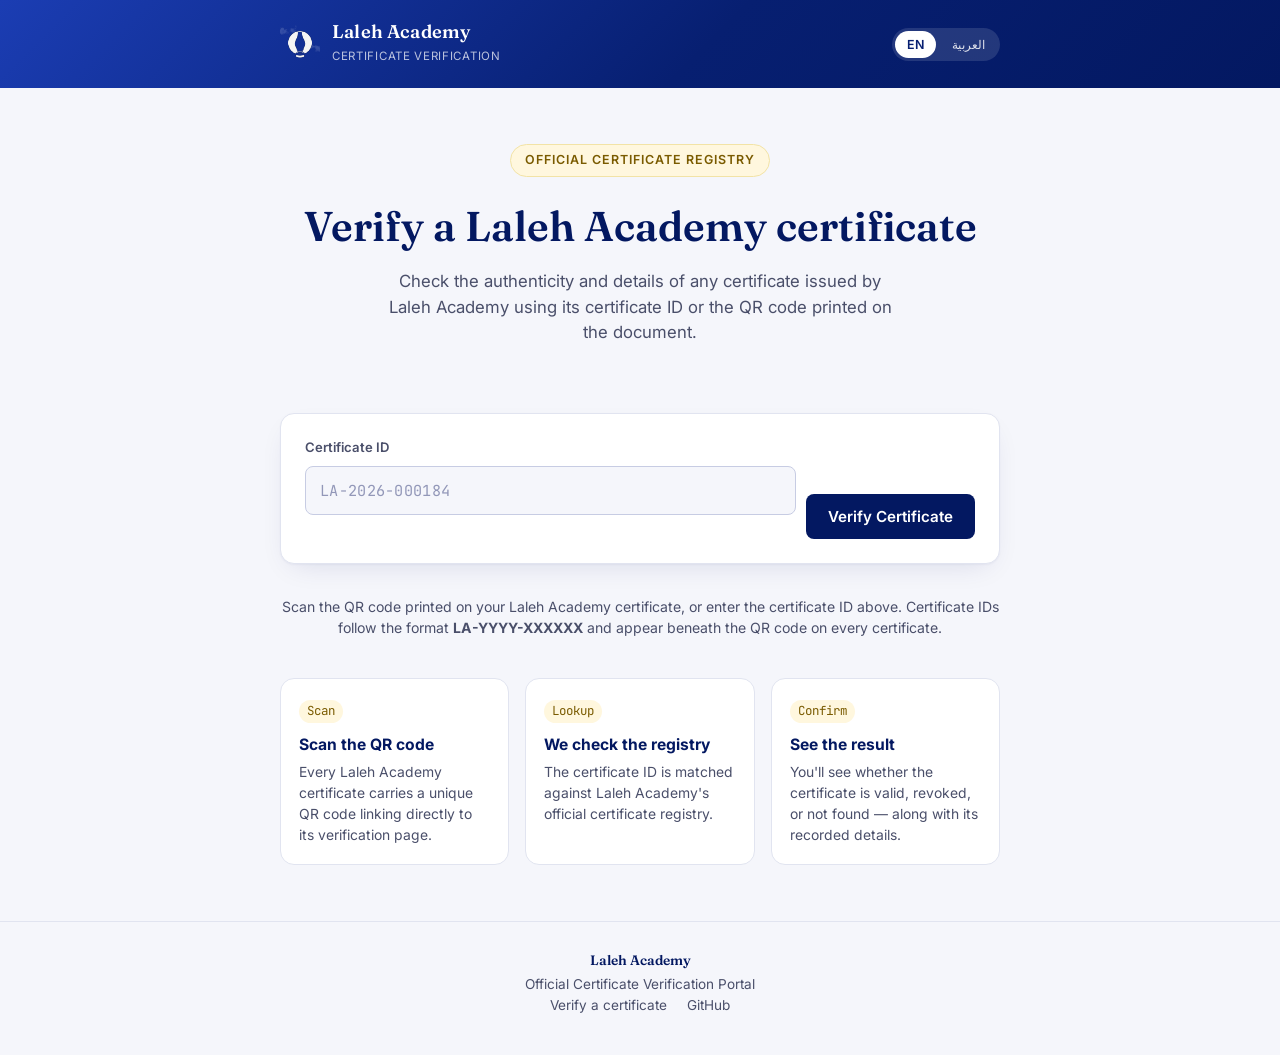
<file: index.html>
<!DOCTYPE html>
<html lang="en" dir="ltr">
<head>
<meta charset="UTF-8">
<meta name="viewport" content="width=device-width, initial-scale=1.0">
<title>Certificate Verification — Laleh Academy</title>
<meta name="description" content="Verify the authenticity of a certificate issued by Laleh Academy using its certificate ID or QR code.">
<link rel="icon" href="assets/logo/logo.svg" type="image/svg+xml">
<link rel="preconnect" href="https://fonts.googleapis.com">
<link href="https://fonts.googleapis.com/css2?family=Fraunces:wght@500;600&family=Inter:wght@400;500;600;700&family=JetBrains+Mono:wght@500&display=swap" rel="stylesheet">
<link rel="stylesheet" href="css/style.css">
</head>
<body>
<a class="skip-link" href="#main">Skip to content</a>

<header class="site-header">
  <div class="site-header__inner">
    <a class="brand" href="/">
      <img class="brand__mark" src="assets/logo/logo.svg" alt="" width="40" height="40">
      <span>
        <span class="brand__name" style="display:block;">Laleh Academy</span>
        <span class="brand__tagline">Certificate Verification</span>
      </span>
    </a>
    <div class="lang-switch" role="group" aria-label="Language">
      <button type="button" aria-pressed="true">EN</button>
      <button type="button" aria-pressed="false" id="arBtn" title="Arabic version in progress">العربية</button>
    </div>
  </div>
</header>

<main id="main">
  <div class="container">
    <section class="hero">
      <span class="hero__eyebrow">Official Certificate Registry</span>
      <h1>Verify a Laleh Academy certificate</h1>
      <p class="lead">Check the authenticity and details of any certificate issued by Laleh Academy using its certificate ID or the QR code printed on the document.</p>
    </section>

    <section class="search-card" aria-labelledby="searchHeading">
      <h2 id="searchHeading" class="visually-hidden">Search by certificate ID</h2>
      <form id="verifyForm" novalidate>
        <div class="search-field">
          <label for="certId">Certificate ID</label>
          <input type="text" id="certId" name="certId" placeholder="LA-2026-000184"
                 autocomplete="off" autocapitalize="characters" spellcheck="false"
                 aria-describedby="certIdError">
          <div class="form-error" id="certIdError" role="alert"></div>
        </div>
        <button type="submit" class="btn btn-primary" style="align-self:flex-end;">
          Verify Certificate
        </button>
      </form>
    </section>

    <p class="hint">Scan the QR code printed on your Laleh Academy certificate, or enter the certificate ID above. Certificate IDs follow the format <strong>LA-YYYY-XXXXXX</strong> and appear beneath the QR code on every certificate.</p>

    <section class="how-it-works" aria-labelledby="howHeading">
      <h2 id="howHeading" class="visually-hidden">How verification works</h2>
      <div class="step">
        <span class="step__num">Scan</span>
        <h3>Scan the QR code</h3>
        <p>Every Laleh Academy certificate carries a unique QR code linking directly to its verification page.</p>
      </div>
      <div class="step">
        <span class="step__num">Lookup</span>
        <h3>We check the registry</h3>
        <p>The certificate ID is matched against Laleh Academy's official certificate registry.</p>
      </div>
      <div class="step">
        <span class="step__num">Confirm</span>
        <h3>See the result</h3>
        <p>You'll see whether the certificate is valid, revoked, or not found — along with its recorded details.</p>
      </div>
    </section>
  </div>
</main>

<footer class="site-footer">
  <div class="container">
    <div class="footer-brand">Laleh Academy</div>
    <div>Official Certificate Verification Portal</div>
    <nav aria-label="Footer">
      <a href="/verify/">Verify a certificate</a>
      <a href="https://github.com/lalehacademy" target="_blank" rel="noopener">GitHub</a>
    </nav>
  </div>
</footer>

<script src="js/utils.js"></script>
<script>
  const form = document.getElementById("verifyForm");
  const input = document.getElementById("certId");
  const err = document.getElementById("certIdError");

  form.addEventListener("submit", (e) => {
    e.preventDefault();
    const raw = input.value.trim();
    if (!raw) {
      err.textContent = "Enter a certificate ID to continue.";
      input.focus();
      return;
    }
    const normalized = LalehUtils.normalizeId(raw);
    if (!normalized) {
      err.textContent = "That doesn't look like a Laleh Academy certificate ID. Expected format: LA-2026-000184.";
      input.focus();
      return;
    }
    err.textContent = "";
    window.location.href = "/verify/?id=" + encodeURIComponent(normalized);
  });

  document.getElementById("arBtn").addEventListener("click", () => {
    alert("العربية — Arabic layout is planned; the site architecture already supports RTL. This build ships English first.");
  });
</script>
</body>
</html>
</file>
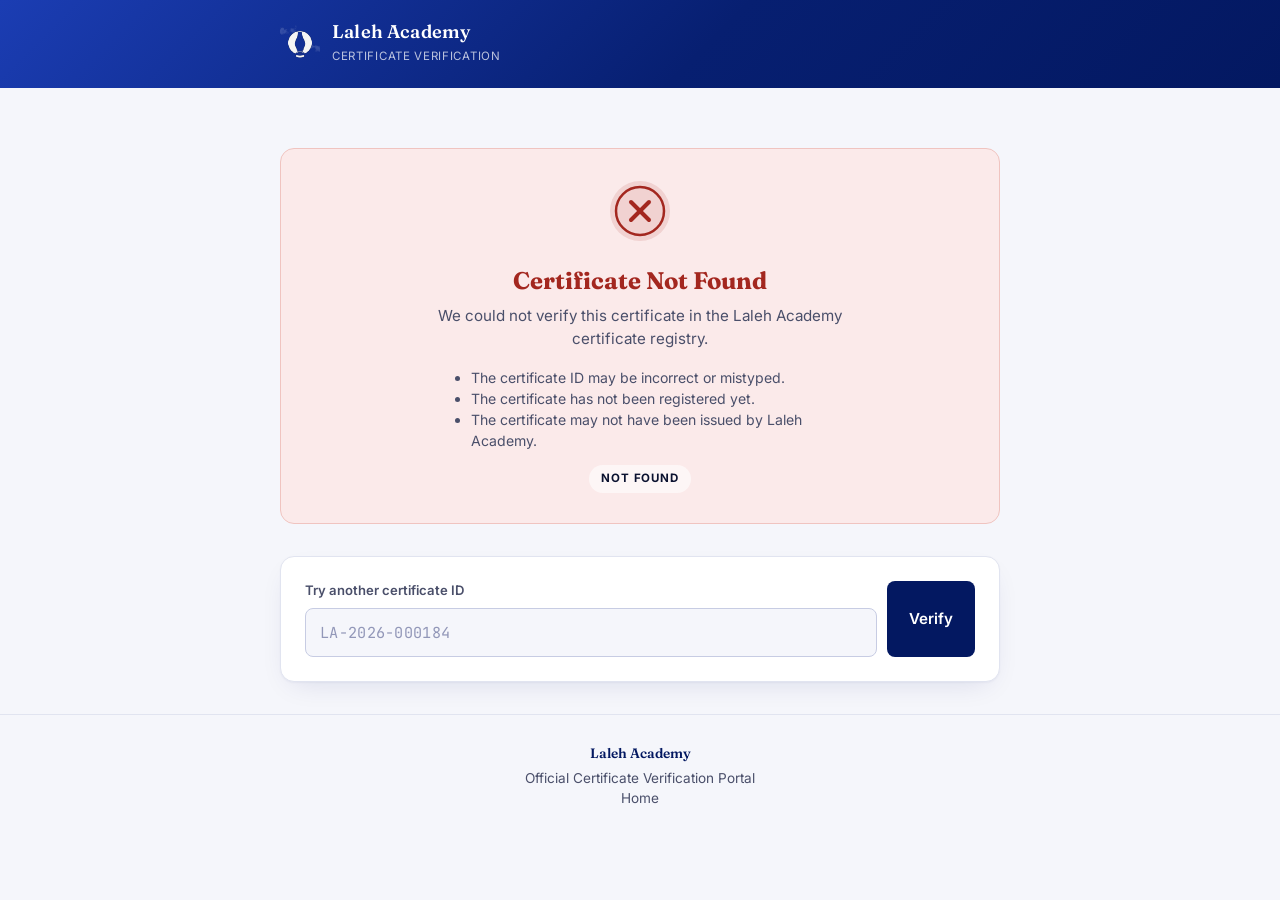
<file: certificates/index.html>
<!DOCTYPE html>
<html lang="en">
<head>
<meta charset="UTF-8">
<meta name="viewport" content="width=device-width, initial-scale=1.0">
<title>Certificate Verification — Laleh Academy</title>
<meta name="robots" content="noindex">
<meta http-equiv="refresh" content="0; url=/verify/">
</head>
<body>
<script>
  // /certificates/ with no ID — send to the search page. If an id ever
  // arrives here via ?cert= (e.g. a bookmarked link from an older build),
  // forward it into the canonical route instead of losing it.
  var cert = new URLSearchParams(window.location.search).get("cert");
  window.location.replace(cert ? "/verify/?id=" + encodeURIComponent(cert) : "/verify/");
</script>
<p><a href="/verify/">Continue to certificate verification</a></p>
</body>
</html>
</file>
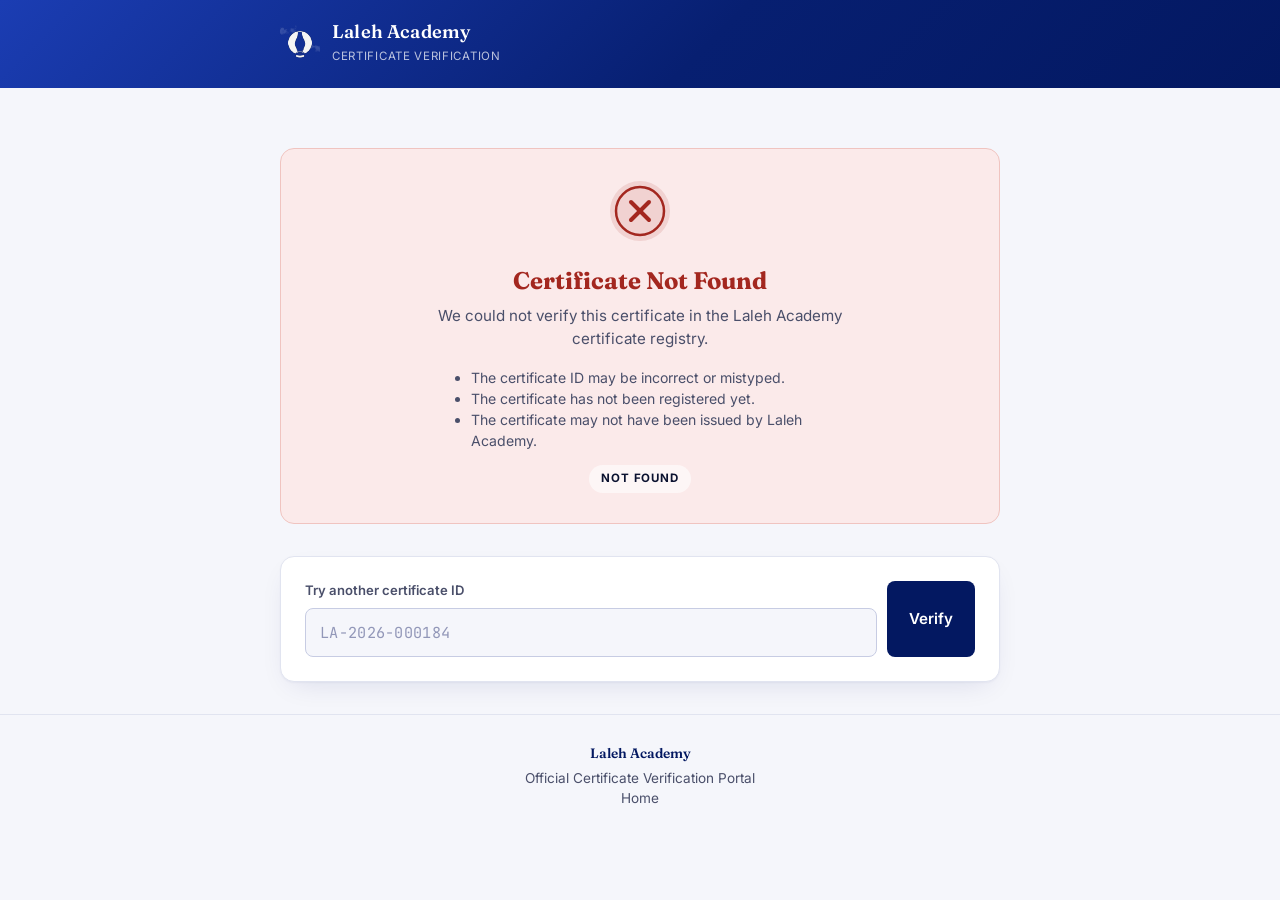
<file: verify/index.html>
<!DOCTYPE html>
<html lang="en" dir="ltr">
<head>
<meta charset="UTF-8">
<meta name="viewport" content="width=device-width, initial-scale=1.0">
<title>Certificate Verification — Laleh Academy</title>
<meta name="robots" content="noindex">
<link rel="icon" href="/assets/logo/logo.svg" type="image/svg+xml">
<link rel="preconnect" href="https://fonts.googleapis.com">
<link href="https://fonts.googleapis.com/css2?family=Fraunces:wght@500;600&family=Inter:wght@400;500;600;700&family=JetBrains+Mono:wght@500&display=swap" rel="stylesheet">
<link rel="stylesheet" href="/css/style.css">
</head>
<body>
<a class="skip-link" href="#main">Skip to content</a>

<header class="site-header">
  <div class="site-header__inner">
    <a class="brand" href="/">
      <img class="brand__mark" src="/assets/logo/logo.svg" alt="" width="40" height="40">
      <span>
        <span class="brand__name" style="display:block;">Laleh Academy</span>
        <span class="brand__tagline">Certificate Verification</span>
      </span>
    </a>
  </div>
</header>

<main id="main">
  <div class="container" style="padding-top: 32px;">
    <div id="verifyRoot"></div>
  </div>
</main>

<footer class="site-footer">
  <div class="container">
    <div class="footer-brand">Laleh Academy</div>
    <div>Official Certificate Verification Portal</div>
    <nav aria-label="Footer">
      <a href="/">Home</a>
    </nav>
  </div>
</footer>

<script src="/js/utils.js"></script>
<script src="/js/verify.js"></script>
</body>
</html>
</file>
<file: css/style.css>
/* ==========================================================================
   Laleh Academy — Certificate Verification Portal
   Design tokens
   ========================================================================== */
:root {
  /* Brand */
  --gold: #F7C41D;
  --gold-ink: #7A5B00;
  --blue-600: #1b3db3;
  --blue-800: #071f71;
  --blue-900: #031861;

  /* Neutrals — cool paper, not the generic warm-cream default */
  --paper: #F5F6FB;
  --card: #FFFFFF;
  --ink: #0B1230;
  --ink-soft: #4A4F6A;
  --border: #E1E4F0;
  --border-strong: #C7CCE3;

  /* Status */
  --ok-bg: #EAF7EE;
  --ok-ink: #1E7F4F;
  --ok-ring: #BEE6CC;
  --warn-bg: #FCF3E3;
  --warn-ink: #93630B;
  --warn-ring: #F1DBA6;
  --bad-bg: #FBEAEA;
  --bad-ink: #A3271F;
  --bad-ring: #F0C4C0;
  --pending-bg: #EEF0FA;
  --pending-ink: #3B4482;
  --pending-ring: #D3D8F2;

  /* Type */
  --font-display: "Fraunces", "Iowan Old Style", "Georgia", serif;
  --font-body: "Inter", -apple-system, "Segoe UI", sans-serif;
  --font-mono: "JetBrains Mono", "SFMono-Regular", Consolas, monospace;

  /* Rhythm */
  --radius: 14px;
  --radius-sm: 8px;
  --shadow-card: 0 1px 2px rgba(3, 24, 97, 0.04), 0 10px 30px -12px rgba(3, 24, 97, 0.14);
  --max-w: 760px;
}

* { box-sizing: border-box; }
html { scroll-behavior: smooth; }

body {
  margin: 0;
  font-family: var(--font-body);
  color: var(--ink);
  background: var(--paper);
  background-image:
    radial-gradient(1200px 480px at 50% -220px, rgba(27, 61, 179, 0.10), transparent 60%);
  background-repeat: no-repeat;
  line-height: 1.5;
  -webkit-font-smoothing: antialiased;
}

img { max-width: 100%; display: block; }
a { color: var(--blue-600); }
a:focus-visible,
button:focus-visible,
input:focus-visible,
[tabindex]:focus-visible {
  outline: 3px solid var(--gold);
  outline-offset: 2px;
  border-radius: 4px;
}

.visually-hidden {
  position: absolute; width: 1px; height: 1px;
  overflow: hidden; clip: rect(0 0 0 0); white-space: nowrap;
}

.skip-link {
  position: absolute; top: -48px; left: 12px;
  background: var(--blue-900); color: #fff;
  padding: 10px 16px; border-radius: var(--radius-sm);
  z-index: 100; transition: top .15s ease;
}
.skip-link:focus { top: 12px; }

/* ---------- Shell ---------- */
.site-header {
  background: linear-gradient(135deg, var(--blue-600), var(--blue-800) 55%, var(--blue-900));
  color: #fff;
}
.site-header__inner {
  max-width: var(--max-w);
  margin: 0 auto;
  padding: 22px 20px;
  display: flex;
  align-items: center;
  gap: 14px;
}
.brand {
  display: flex;
  align-items: center;
  gap: 12px;
  text-decoration: none;
  color: #fff;
}
.brand__mark { width: 40px; height: 40px; flex: none; }
.brand__name {
  font-family: var(--font-display);
  font-weight: 600;
  font-size: 1.15rem;
  letter-spacing: 0.01em;
  line-height: 1.1;
}
.brand__tagline {
  font-size: 0.72rem;
  color: rgba(255,255,255,0.72);
  letter-spacing: 0.06em;
  text-transform: uppercase;
}

.lang-switch {
  margin-inline-start: auto;
  display: flex;
  gap: 4px;
  background: rgba(255,255,255,0.12);
  border-radius: 999px;
  padding: 3px;
}
.lang-switch button {
  border: none;
  background: transparent;
  color: rgba(255,255,255,0.85);
  font-size: 0.78rem;
  padding: 6px 12px;
  border-radius: 999px;
  cursor: pointer;
  font-family: var(--font-body);
}
.lang-switch button[aria-pressed="true"] {
  background: #fff;
  color: var(--blue-800);
  font-weight: 600;
}

main { display: block; }

.container {
  max-width: var(--max-w);
  margin: 0 auto;
  padding: 0 20px;
}

/* ---------- Hero (homepage) ---------- */
.hero {
  padding: 56px 0 36px;
  text-align: center;
}
.hero__eyebrow {
  display: inline-flex;
  align-items: center;
  gap: 8px;
  font-size: 0.78rem;
  font-weight: 600;
  letter-spacing: 0.08em;
  text-transform: uppercase;
  color: var(--gold-ink);
  background: #FFF7DE;
  border: 1px solid #F2E3A6;
  padding: 6px 14px;
  border-radius: 999px;
  margin-bottom: 18px;
}
.hero h1 {
  font-family: var(--font-display);
  font-size: clamp(1.9rem, 5vw, 2.6rem);
  font-weight: 600;
  margin: 0 0 12px;
  color: var(--blue-900);
}
.hero p.lead {
  color: var(--ink-soft);
  font-size: 1.05rem;
  max-width: 46ch;
  margin: 0 auto;
}

.search-card {
  background: var(--card);
  border: 1px solid var(--border);
  border-radius: var(--radius);
  box-shadow: var(--shadow-card);
  padding: 24px;
  margin: 32px 0;
}
.search-card form {
  display: flex;
  gap: 10px;
  flex-wrap: wrap;
}
.search-card label {
  display: block;
  font-size: 0.82rem;
  font-weight: 600;
  color: var(--ink-soft);
  margin-bottom: 8px;
  text-align: start;
}
.search-field { flex: 1 1 240px; }
.search-card input[type="text"] {
  width: 100%;
  padding: 13px 14px;
  border: 1.5px solid var(--border-strong);
  border-radius: var(--radius-sm);
  font-family: var(--font-mono);
  font-size: 0.95rem;
  letter-spacing: 0.02em;
  background: var(--paper);
  color: var(--ink);
}
.search-card input[type="text"]::placeholder { color: #9297B8; }
.search-card input[type="text"]:focus { border-color: var(--blue-600); background: #fff; }

.btn {
  font-family: var(--font-body);
  font-weight: 600;
  font-size: 0.95rem;
  border: none;
  border-radius: var(--radius-sm);
  padding: 13px 22px;
  cursor: pointer;
  display: inline-flex;
  align-items: center;
  gap: 8px;
  justify-content: center;
  text-decoration: none;
}
.btn-primary {
  background: var(--blue-900);
  color: #fff;
}
.btn-primary:hover { background: var(--blue-800); }
.btn-gold {
  background: var(--gold);
  color: var(--blue-900);
}
.btn-gold:hover { filter: brightness(0.97); }
.btn-ghost {
  background: transparent;
  color: var(--blue-800);
  border: 1.5px solid var(--border-strong);
}
.form-error {
  color: var(--bad-ink);
  font-size: 0.85rem;
  margin-top: 8px;
  min-height: 1.2em;
}

.hint {
  color: var(--ink-soft);
  font-size: 0.88rem;
  text-align: center;
}

.how-it-works {
  display: grid;
  grid-template-columns: repeat(3, 1fr);
  gap: 16px;
  margin: 40px 0 56px;
}
.how-it-works .step {
  background: var(--card);
  border: 1px solid var(--border);
  border-radius: var(--radius);
  padding: 18px;
}
.how-it-works .step__num {
  font-family: var(--font-mono);
  font-size: 0.78rem;
  color: var(--gold-ink);
  background: #FFF7DE;
  display: inline-block;
  padding: 2px 8px;
  border-radius: 999px;
  margin-bottom: 10px;
}
.how-it-works h3 {
  font-size: 0.98rem;
  margin: 0 0 6px;
  color: var(--blue-900);
}
.how-it-works p {
  font-size: 0.87rem;
  color: var(--ink-soft);
  margin: 0;
}

@media (max-width: 640px) {
  .how-it-works { grid-template-columns: 1fr; }
}

/* ---------- Verification status band ---------- */
.status-band {
  border-radius: var(--radius);
  padding: 30px 26px;
  text-align: center;
  margin: 28px 0 20px;
  border: 1px solid;
}
.status-band--ok      { background: var(--ok-bg);      border-color: var(--ok-ring);      }
.status-band--warn    { background: var(--warn-bg);    border-color: var(--warn-ring);    }
.status-band--bad     { background: var(--bad-bg);     border-color: var(--bad-ring);     }
.status-band--pending { background: var(--pending-bg); border-color: var(--pending-ring); }

.status-seal {
  width: 64px; height: 64px;
  margin: 0 auto 14px;
}

.status-band h2 {
  font-family: var(--font-display);
  font-size: 1.5rem;
  margin: 0 0 6px;
}
.status-band--ok h2      { color: var(--ok-ink); }
.status-band--warn h2    { color: var(--warn-ink); }
.status-band--bad h2     { color: var(--bad-ink); }
.status-band--pending h2 { color: var(--pending-ink); }

.status-band p {
  margin: 0 auto;
  max-width: 46ch;
  color: var(--ink-soft);
  font-size: 0.95rem;
}
.status-band .status-tag {
  display: inline-block;
  margin-top: 14px;
  font-size: 0.72rem;
  font-weight: 700;
  letter-spacing: 0.07em;
  text-transform: uppercase;
  padding: 5px 12px;
  border-radius: 999px;
  background: rgba(255,255,255,0.6);
}

.reasons {
  text-align: start;
  max-width: 42ch;
  margin: 16px auto 0;
  font-size: 0.88rem;
  color: var(--ink-soft);
  padding-inline-start: 20px;
}

/* ---------- Loading state ---------- */
.loading {
  text-align: center;
  padding: 60px 0;
  color: var(--ink-soft);
}
.spinner {
  width: 34px; height: 34px;
  margin: 0 auto 14px;
  border-radius: 50%;
  border: 3px solid var(--border);
  border-top-color: var(--blue-600);
  animation: spin 0.8s linear infinite;
}
@media (prefers-reduced-motion: reduce) {
  .spinner { animation: none; }
}
@keyframes spin { to { transform: rotate(360deg); } }

/* ---------- Credential card ---------- */
.cred-card {
  background: var(--card);
  border: 1px solid var(--border);
  border-radius: var(--radius);
  box-shadow: var(--shadow-card);
  overflow: hidden;
  margin-bottom: 20px;
}
.cred-card__header {
  padding: 18px 22px;
  border-bottom: 1px solid var(--border);
  display: flex;
  align-items: baseline;
  justify-content: space-between;
  gap: 12px;
  flex-wrap: wrap;
}
.cred-card__header h3 {
  font-family: var(--font-display);
  font-size: 1.05rem;
  margin: 0;
  color: var(--blue-900);
}
.cred-card__id {
  font-family: var(--font-mono);
  font-size: 0.82rem;
  color: var(--ink-soft);
  background: var(--paper);
  padding: 4px 10px;
  border-radius: 999px;
  border: 1px solid var(--border);
}

.cred-grid {
  display: grid;
  grid-template-columns: 1fr 1fr;
  gap: 0;
}
.cred-item {
  padding: 16px 22px;
  border-bottom: 1px solid var(--border);
}
.cred-item:nth-last-child(-n+2) { border-bottom: none; }
.cred-item--full { grid-column: 1 / -1; }
.cred-item dt {
  font-size: 0.72rem;
  font-weight: 700;
  letter-spacing: 0.06em;
  text-transform: uppercase;
  color: var(--ink-soft);
  margin-bottom: 4px;
}
.cred-item dd {
  margin: 0;
  font-size: 0.98rem;
  color: var(--ink);
  word-break: break-word;
}
.cred-item dd.mono { font-family: var(--font-mono); font-size: 0.92rem; }

@media (max-width: 560px) {
  .cred-grid { grid-template-columns: 1fr; }
  .cred-item:nth-last-child(-n+2) { border-bottom: 1px solid var(--border); }
  .cred-item:last-child { border-bottom: none; }
}

.sample-flag {
  display: inline-flex;
  align-items: center;
  gap: 6px;
  font-size: 0.72rem;
  font-weight: 700;
  letter-spacing: 0.05em;
  text-transform: uppercase;
  color: #7A5B00;
  background: #FFF7DE;
  border: 1px solid #F2E3A6;
  padding: 4px 10px;
  border-radius: 999px;
  margin-bottom: 14px;
}

/* ---------- Certificate preview ---------- */
.cert-preview {
  background: var(--card);
  border: 1px solid var(--border);
  border-radius: var(--radius);
  box-shadow: var(--shadow-card);
  padding: 20px;
  margin-bottom: 20px;
}
.cert-preview h3 {
  font-family: var(--font-display);
  font-size: 1.05rem;
  margin: 0 0 14px;
  color: var(--blue-900);
}
.cert-preview__frame {
  border: 1px solid var(--border);
  border-radius: var(--radius-sm);
  overflow: hidden;
  background: var(--paper);
}
.cert-preview__frame--sealed {
  position: relative;
}
.verify-seal {
  position: absolute;
  right: 3%;
  bottom: 3%;
  width: 15%;
  min-width: 46px;
  max-width: 108px;
  aspect-ratio: 1 / 1;
  filter: drop-shadow(0 2px 6px rgba(3, 24, 97, 0.35));
  pointer-events: none;
  animation: sealIn 0.35s ease-out;
}
.verify-seal svg { width: 100%; height: 100%; display: block; }
@keyframes sealIn {
  from { opacity: 0; transform: scale(0.85); }
  to   { opacity: 1; transform: scale(1); }
}
@media (prefers-reduced-motion: reduce) {
  .verify-seal { animation: none; }
}
/* On narrow screens the certificate image itself shrinks a lot, so cap
   the seal's minimum size more aggressively to avoid it swallowing a
   disproportionate share of a small preview. */
@media (max-width: 480px) {
  .verify-seal { width: 20%; min-width: 38px; max-width: 64px; }
}
.cert-preview__actions {
  display: flex;
  gap: 10px;
  margin-top: 14px;
  flex-wrap: wrap;
}

.verify-meta {
  font-size: 0.82rem;
  color: var(--ink-soft);
  text-align: center;
  padding: 18px 0 40px;
  border-top: 1px dashed var(--border-strong);
  margin-top: 8px;
}
.verify-meta strong { color: var(--ink); }

/* ---------- Footer ---------- */
.site-footer {
  border-top: 1px solid var(--border);
  padding: 28px 0 40px;
  text-align: center;
  color: var(--ink-soft);
  font-size: 0.85rem;
}
.site-footer .footer-brand {
  font-family: var(--font-display);
  color: var(--blue-900);
  font-weight: 600;
  margin-bottom: 4px;
}
.site-footer nav a {
  color: var(--ink-soft);
  text-decoration: none;
  margin: 0 8px;
}
.site-footer nav a:hover { text-decoration: underline; }

/* ---------- RTL ---------- */
[dir="rtl"] .cred-item dt,
[dir="rtl"] .search-card label,
[dir="rtl"] .reasons { text-align: right; }
</file>
